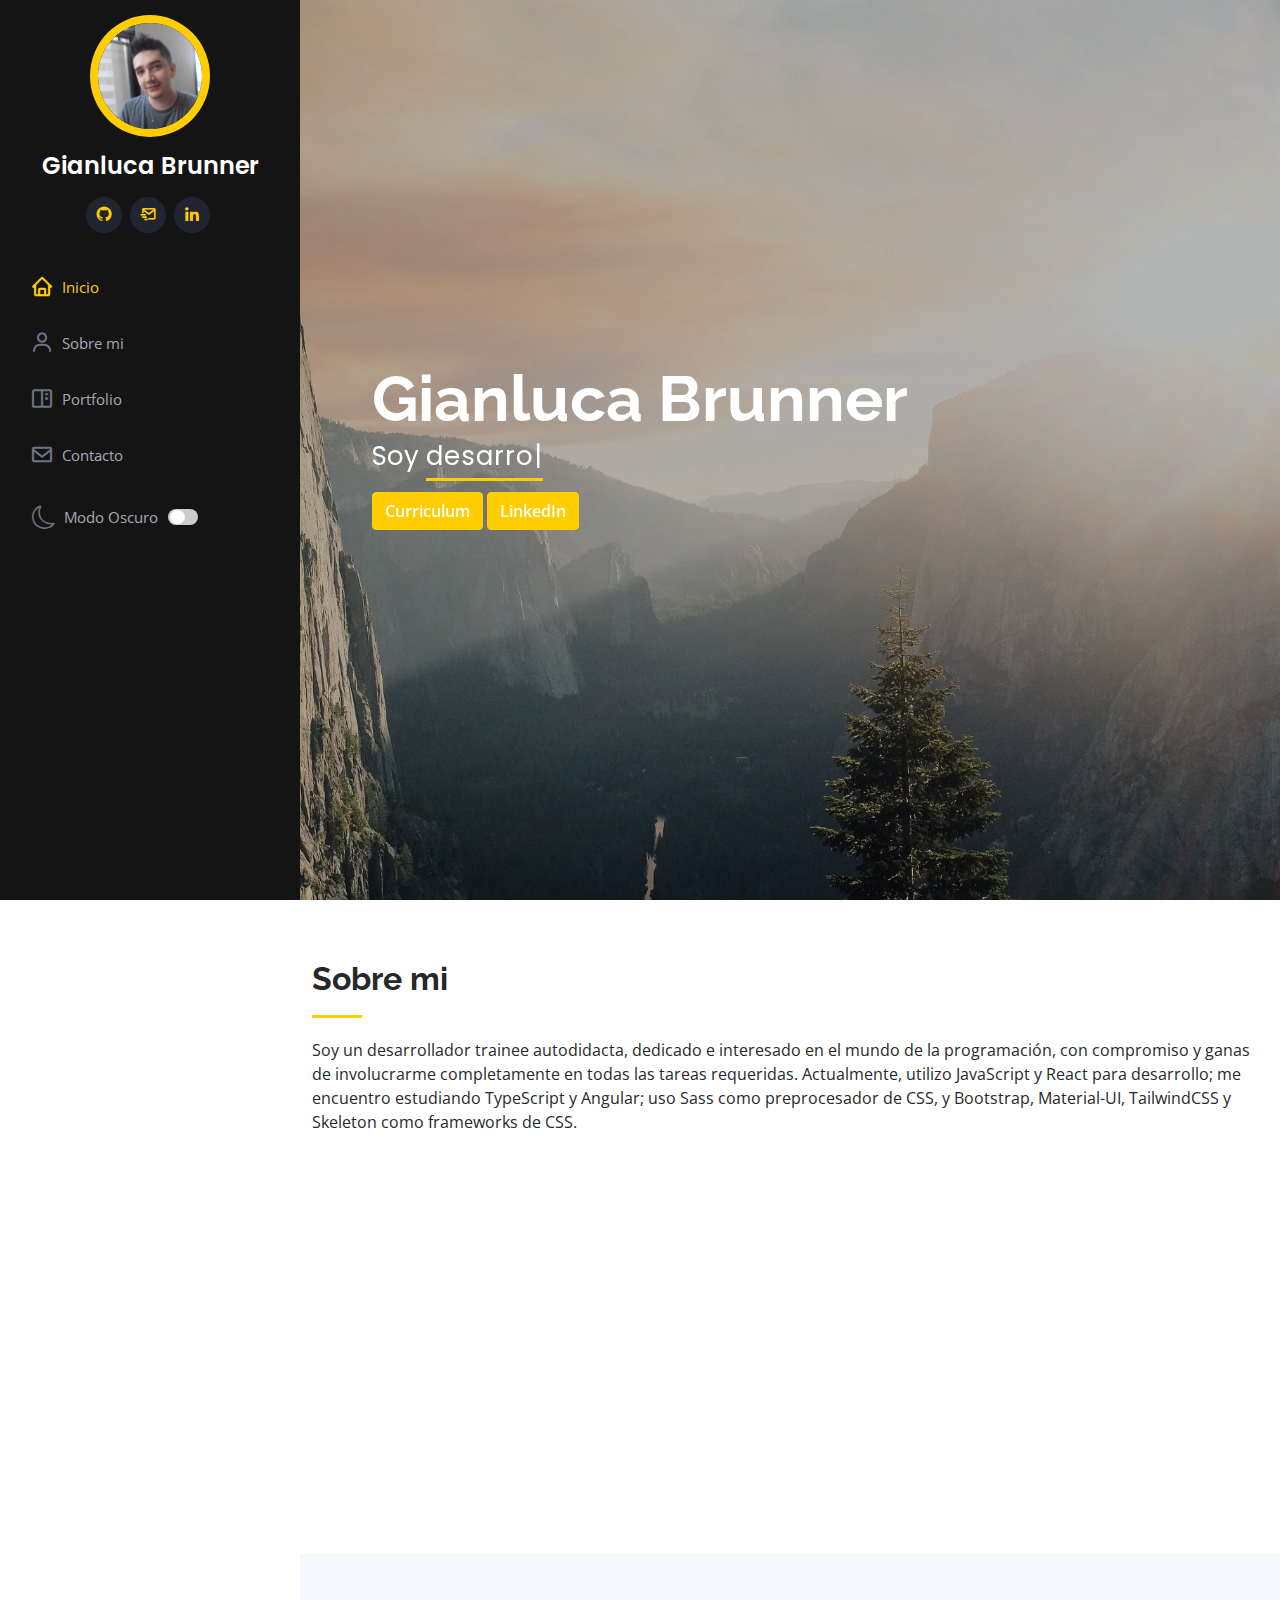
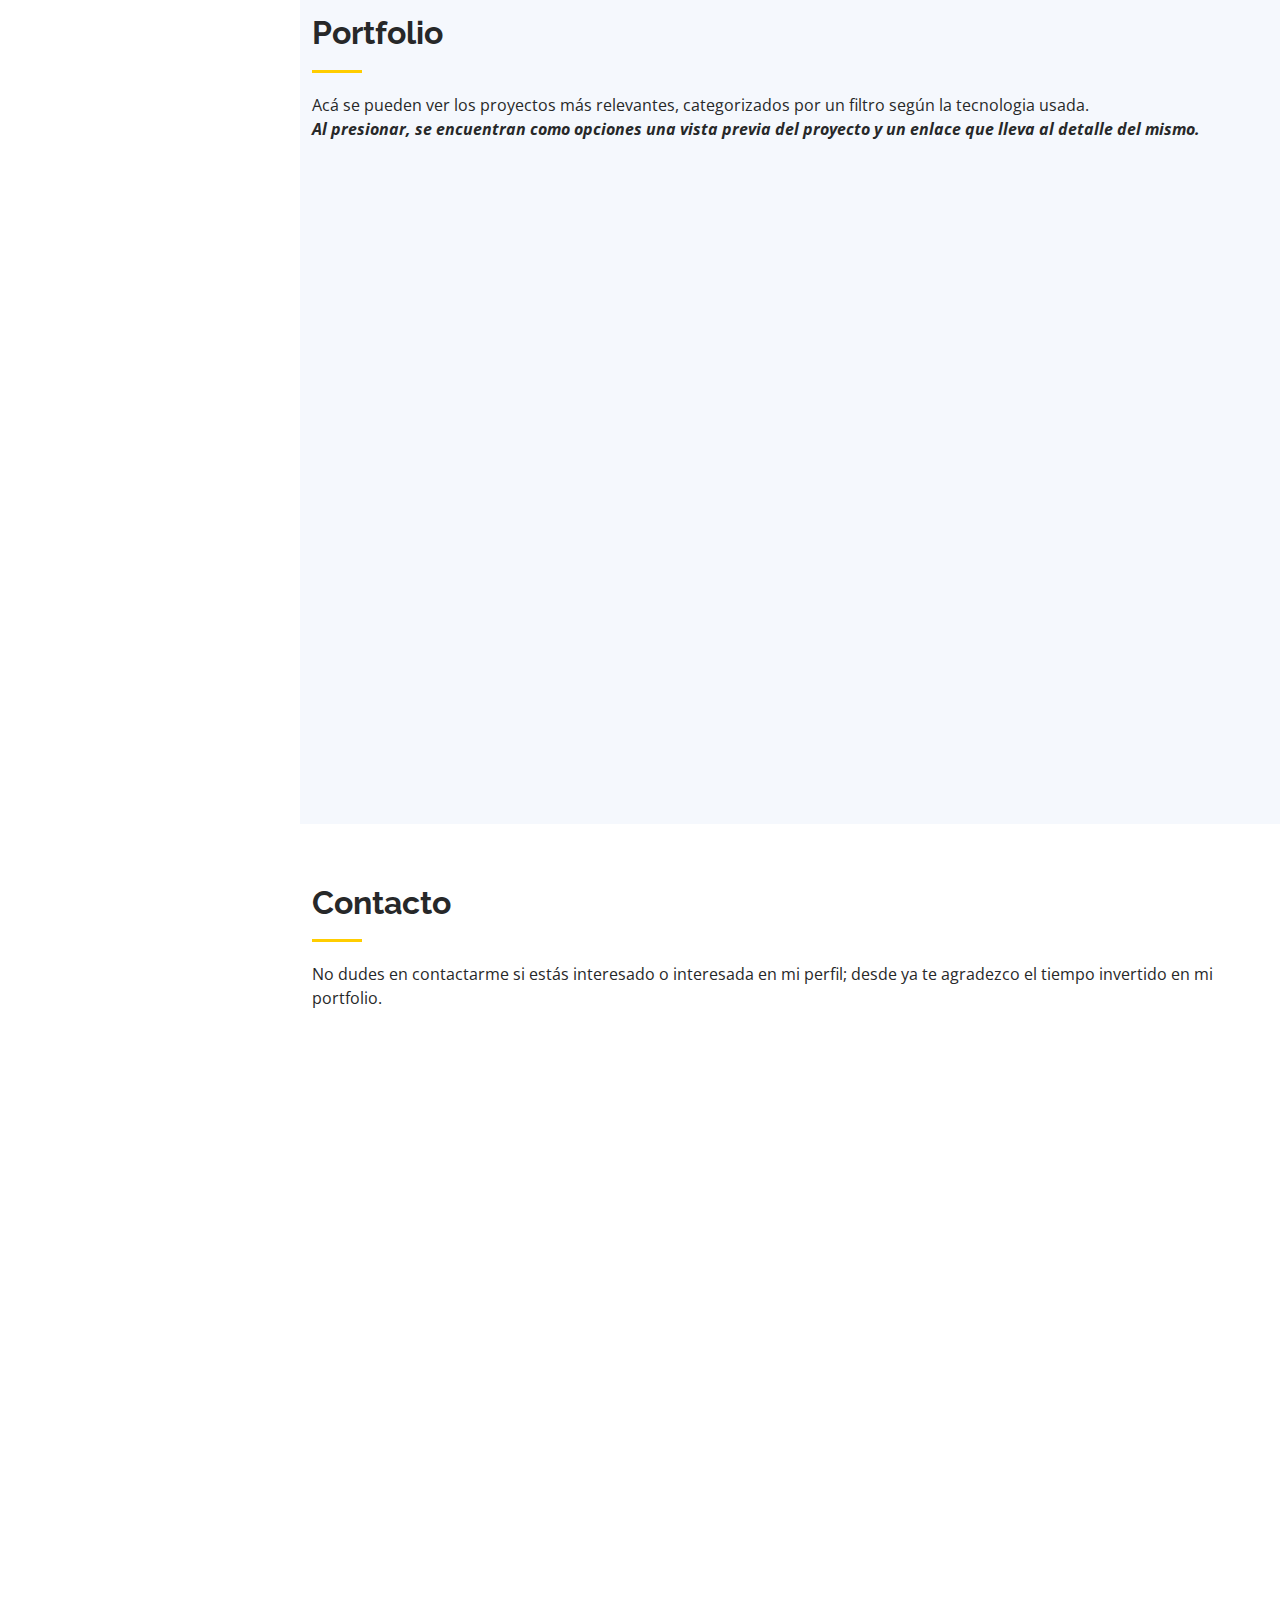
<file: index.html>
<!DOCTYPE html>
<html lang="es">

<head>
  <meta charset="utf-8">
  <meta content="width=device-width, initial-scale=1.0" name="viewport">

  <title>Gianluca Brunner - Portfolio</title>
  <meta content="" name="description">
  <meta content="" name="keywords">

  <!-- Favicons -->
  <link rel="apple-touch-icon" sizes="57x57" href="./assets/img//apple-icon-57x57.png">
  <link rel="apple-touch-icon" sizes="60x60" href="./assets/img//apple-icon-60x60.png">
  <link rel="apple-touch-icon" sizes="72x72" href="./assets/img//apple-icon-72x72.png">
  <link rel="apple-touch-icon" sizes="76x76" href="./assets/img//apple-icon-76x76.png">
  <link rel="apple-touch-icon" sizes="114x114" href="./assets/img//apple-icon-114x114.png">
  <link rel="apple-touch-icon" sizes="120x120" href="./assets/img//apple-icon-120x120.png">
  <link rel="apple-touch-icon" sizes="144x144" href="./assets/img//apple-icon-144x144.png">
  <link rel="apple-touch-icon" sizes="152x152" href="./assets/img//apple-icon-152x152.png">
  <link rel="apple-touch-icon" sizes="180x180" href="./assets/img//apple-icon-180x180.png">
  <link rel="icon" type="image/png" sizes="192x192"  href="./assets/img//android-icon-192x192.png">
  <link rel="icon" type="image/png" sizes="32x32" href="./assets/img//favicon-32x32.png">
  <link rel="icon" type="image/png" sizes="96x96" href="./assets/img//favicon-96x96.png">
  <link rel="icon" type="image/png" sizes="16x16" href="./assets/img//favicon-16x16.png">
  <link rel="manifest" href="./assets/img//manifest.json">
  <meta name="msapplication-TileColor" content="#ffffff">
  <meta name="msapplication-TileImage" content="./assets/img//ms-icon-144x144.png">
  <meta name="theme-color" content="#ffffff">

  <!-- Google Fonts --> 
  <link href="https://fonts.googleapis.com/css?family=Open+Sans:300,300i,400,400i,600,600i,700,700i|Raleway:300,300i,400,400i,500,500i,600,600i,700,700i|Poppins:300,300i,400,400i,500,500i,600,600i,700,700i" rel="stylesheet">

  <!-- Vendor CSS Files -->
  <link href="assets/vendor/aos/aos.css" rel="stylesheet">
  <link href="assets/vendor/bootstrap/css/bootstrap.min.css" rel="stylesheet">
  <link href="assets/vendor/bootstrap-icons/bootstrap-icons.css" rel="stylesheet">
  <link href="assets/vendor/boxicons/css/boxicons.min.css" rel="stylesheet">
  <link href="assets/vendor/glightbox/css/glightbox.min.css" rel="stylesheet">
  <link href="assets/vendor/swiper/swiper-bundle.min.css" rel="stylesheet">

  <!-- Main CSS File -->
  <link href="assets/css/style.css" rel="stylesheet">

</head>

<body>

  <!-- ======= Mobile nav toggle button ======= -->
  <i class="bi bi-list mobile-nav-toggle d-xl-none"></i>

  <!-- ======= Header ======= -->
  <header id="header">
    <div class="d-flex flex-column">

      <div class="profile">
        <img src="assets/img/profile-picture.webp" alt="" class="img-fluid rounded-circle">
        <h1 class="text-light"><a href="index.html">Gianluca Brunner</a></h1>
        <div class="social-links mt-3 text-center">
          <a href="https://github.com/gianbr" target="_blank" class="twitter"><i class="bx bxl-github"></i></a>
          <a href="mailto:gianbrunner1@gmail.com" class="instagram"><i class='bx bx-mail-send' ></i></a>
          <a href="https://www.linkedin.com/in/gianluca-brunner/" target="_blank" class="linkedin"><i class="bx bxl-linkedin"></i></a>
        </div>
      </div>

      <nav id="navbar" class="nav-menu navbar">
        <ul>
          <li><a href="#hero" class="nav-link scrollto active"><i class="bx bx-home"></i> <span id="inicio">Inicio</span></a></li>
          <li><a href="#about" class="nav-link scrollto"><i class="bx bx-user"></i> <span>Sobre mi</span></a></li>
          <li><a href="#portfolio" class="nav-link scrollto"><i class="bx bx-book-content"></i> <span>Portfolio</span></a></li>
          <li><a href="#contact" class="nav-link scrollto"><i class="bx bx-envelope"></i> <span>Contacto</span></a></li>

          <div class="theme-switch-wrapper darkmode-switch">
            <i class="bi bi-moon moon"></i>
            <em>Modo Oscuro</em>
            <label class="theme-switch" for="checkbox">
                <input type="checkbox" id="checkbox" />
                <div class="slider round"></div>
            </label>
          </div>
        </ul>
      </nav><!-- .nav-menu -->
      

    </div>
  </header><!-- End Header -->

  <!-- ======= Hero Section ======= -->
  <section id="hero" class="d-flex flex-column justify-content-center align-items-center">
    <div class="hero-container" data-aos="fade-in">
      <h1>Gianluca Brunner</h1>
      <p>Soy <span class="typed" data-typed-items="desarrollador FrontEnd, Freelancer"></span></p>
      <a href="https://drive.google.com/file/d/1omnf_OmxqneUjreHx9smX-i1yzktrosK/view?usp=sharing" target="_blank"><button class="btn btn-success btn-hero">Curriculum</button></a>
      <a target="_blank" href="https://www.linkedin.com/in/gianluca-brunner/"><button class="btn btn-success btn-hero">LinkedIn</button></a>
    </div>
  </section><!-- End Hero -->

  <main id="main">

    <!-- ======= About Section ======= -->
    <section id="about" class="about">
      <div class="container">

        <div class="section-title">
          <h2>Sobre mi</h2>
            <p>Soy un desarrollador trainee autodidacta, dedicado e interesado en el mundo de la programación, con compromiso y
            ganas de involucrarme completamente en todas las tareas requeridas.
            Actualmente, utilizo JavaScript y React para desarrollo; me encuentro estudiando TypeScript y Angular; uso Sass como
            preprocesador de CSS, y Bootstrap, Material-UI, TailwindCSS y Skeleton como frameworks de CSS.</p>
        </div>

        <div class="row">
          <div class="col-lg-4 about-profile" data-aos="fade-right">
            <img src="assets/img/about-me.webp" class="img-fluid" id="about-profile-pic" alt="">
          </div>
          <div class="col-lg-8 pt-4 pt-lg-0 content" data-aos="fade-left">
            <div class="row">
              <div class="col-lg-6">
                <ul>
                  <li><i class="bi bi-chevron-right"></i> <strong>Linkedin:</strong> <a class="linkedin-aboutme" target="_blank" href="https://www.linkedin.com/in/gianluca-brunner/"><span>Gianluca Brunner</span></a></li>
                  <li><i class="bi bi-chevron-right"></i> <strong>Ubicación:</strong> <span>Entre Rios, Argentina (con posibilidad de relocalización)</span></li>
                  <li><i class="bi bi-chevron-right"></i> <strong>Telefono:</strong> <span>+54 9 343 466 6524</span></li>
                </ul>
              </div>
              <div class="col-lg-6">
                <ul>
                    <li><i class="bi bi-chevron-right"></i> <strong>Correo:</strong> <span>gianbrunner1@gmail.com</span></li>
                    <li><i class="bi bi-chevron-right"></i> <strong>Experiencia:</strong> <span>Trainee</span></li>
                    <li><i class="bi bi-chevron-right"></i> <strong>Idiomas:</strong> <span>Español nativo e Inglés B2 (intermedio)</span></li>
                </ul>
              </div>
            </div>
            <p>
                Presentemente me encuentro en búsqueda de mi primer oportunidad como desarrollador para poner en práctica los
                conocimientos adquiridos que he utilizado en proyectos propios, los cuales pueden ser observados en la sección de
                portfolio.
            </p>
            <a href="https://drive.google.com/file/d/1omnf_OmxqneUjreHx9smX-i1yzktrosK/view?usp=sharing" target="_blank"><button class="btn btn-success btn-hero">Ver CV</button></a>
          </div>
        </div>
      </div>
    </section><!-- End About Section -->

    <!-- ======= Portfolio Section ======= -->
    <section id="portfolio" class="portfolio section-bg">
      <div class="container">

        <div class="section-title">
          <h2>Portfolio</h2>
        <p>Acá se pueden ver los proyectos más relevantes, categorizados por un filtro según la tecnologia usada.</p>
        <p class="portfolio-paragraph">Al presionar, se encuentran como opciones una vista previa del proyecto y un enlace que lleva al detalle del mismo.</p>
        </div>

        <div class="row" data-aos="fade-up">
          <div class="col-lg-12 d-flex justify-content-center">
            <ul id="portfolio-flters">
              <li data-filter="*" class="filter-active">Todos</li>
              <li data-filter=".filter-javascript">JavaScript</li>
              <li data-filter=".filter-react">React</li>
              <li data-filter=".filter-angular">Angular</li>
            </ul>
          </div>
        </div>

        <div class="row portfolio-container" data-aos="fade-up" data-aos-delay="100">

          <div class="col-lg-4 col-md-6 portfolio-item filter-react">
            <div class="portfolio-wrap">
              <img src="./assets/img/portfolio/portfolio-quotes-cover.webp" class="img-fluid" alt="">
              <div class="portfolio-links">
                <a href="./assets/img/portfolio/portfolio-quotes3.webp" data-gallery="portfolioGallery" class="portfolio-lightbox" title="Quotes App"><i class="bx bx-plus"></i></a>
                <a href="./portfolio-details/portfolio-quotes-details.html" title="More Details"><i class="bx bx-link"></i></a>
              </div>
            </div>
          </div>

          <div class="col-lg-4 col-md-6 portfolio-item filter-javascript">
            <div class="portfolio-wrap">
              <img src="./assets/img/portfolio/portfolio-cart-cover.webp" class="img-fluid" alt="">
              <div class="portfolio-links">
                <a href="./assets/img/portfolio/portfolio-cart.webp" data-gallery="portfolioGallery" class="portfolio-lightbox" title="Plantilla funcional de carrito"><i class="bx bx-plus"></i></a>
                <a href="./portfolio-details/portfolio-cart-details.html" title="More Details"><i class="bx bx-link"></i></a>
              </div>
            </div>
          </div>

          <div class="col-lg-4 col-md-6 portfolio-item filter-angular">
            <div class="portfolio-wrap">
              <img src="./assets/img/portfolio/portfolio-todo-cover.webp" class="img-fluid" alt="">
              <div class="portfolio-links">
                <a href="./assets/img/portfolio/portfolio-todo2.webp" data-gallery="portfolioGallery" class="portfolio-lightbox" title="To-do App"><i class="bx bx-plus"></i></a>
                <a href="./portfolio-details/portfolio-todo-details.html" title="More Details"><i class="bx bx-link"></i></a>
              </div>
            </div>
          </div>

          <div class="col-lg-4 col-md-6 portfolio-item filter-angular">
            <div class="portfolio-wrap">
              <img src="./assets/img/portfolio/portfolio-quiz-cover.webp" class="img-fluid" alt="">
              <div class="portfolio-links">
                <a href="./assets/img/portfolio/portfolio-quiz1.webp" data-gallery="portfolioGallery" class="portfolio-lightbox" title="Quiz App"><i class="bx bx-plus"></i></a>
                <a href="./portfolio-details/portfolio-quiz-details.html" title="More Details"><i class="bx bx-link"></i></a>
              </div>
            </div>
          </div>

          <div class="col-lg-4 col-md-6 portfolio-item filter-javascript">
            <div class="portfolio-wrap">
              <img src="./assets/img/portfolio/portfolio-portfolio-cover.webp" class="img-fluid" alt="">
              <div class="portfolio-links">
                <a href="./assets/img/portfolio/portfolio-portfolio.webp" data-gallery="portfolioGallery" class="portfolio-lightbox" title="Portfolio"><i class="bx bx-plus"></i></a>
                <a href="./portfolio-details/portfolio-portfolio-details.html" title="More Details"><i class="bx bx-link"></i></a>
              </div>
            </div>
          </div>

          <div class="col-lg-4 col-md-6 portfolio-item filter-react">
            <div class="portfolio-wrap">
              <img src="./assets/img/portfolio/portfolio-recipes-cover.webp" class="img-fluid" alt="">
              <div class="portfolio-links">
                <a href="./assets/img/portfolio/portfolio-recipes1.webp" data-gallery="portfolioGallery" class="portfolio-lightbox" title="Recipes App"><i class="bx bx-plus"></i></a>
                <a href="./portfolio-details/portfolio-recipes-details.html" title="More Details"><i class="bx bx-link"></i></a>
              </div>
            </div>
          </div>

      </div>
    </section><!-- End Portfolio Section -->

    <!-- ======= Contact Section ======= -->
    <section id="contact" class="contact">
      <div class="container">

        <div class="section-title">
          <h2>Contacto</h2>
          <p>No dudes en contactarme si estás interesado o interesada en mi perfil; desde ya te agradezco el tiempo invertido en mi portfolio.</p>
        </div>

        <div class="row contact-blocks" data-aos="fade-in">

          <div class="col-lg-5 d-flex align-items-stretch">
            <div class="info">
              <div class="address">
                <i class="bi bi-geo-alt"></i>
                <h4>Ubicación:</h4>
                <p>Entre Rios, Argentina</p>
              </div>

              <div class="email">
                <i class="bi bi-envelope"></i>
                <h4>Email:</h4>
                <p>gianbrunner1@gmail.com</p>
              </div>

              <div class="phone">
                <i class="bi bi-phone"></i>
                <h4>Telefono:</h4>
                <p>+54 9 343 466 6524</p>
              </div>

              <div class="phone">
                <i class="bi bi-linkedin"></i>
                <h4>LinkedIn:</h4>
                <a class="linkedin-aboutme" target="_blank" href="https://www.linkedin.com/in/gianluca-brunner/"><p>linkedin.com/in/gianluca-brunner/</p></a>
              </div>

              <div class="phone">
                <i class="bi bi-github"></i>
                <h4>GitHub:</h4>
                <a class="linkedin-aboutme" target="_blank" href="https://github.com/gianbr"><p>github.com/gianbr</p></a>
              </div>
            </div>

          </div>

          <div class="col-lg-7 mt-5 mt-lg-0 d-flex align-items-stretch">
              <!-- I use formspree to make the contact form work -->
            <form action="https://formspree.io/f/mknkolyn" method="POST" role="form" class="php-email-form">
              <div class="row">
                <div class="form-group col-md-6">
                  <label for="name">Nombre</label>
                  <input type="text" name="name" class="form-control" id="name" required>
                </div>
                <div class="form-group col-md-6">
                  <label for="name">Email</label>
                  <input type="email" class="form-control" name="email" id="email" required>
                </div>
              </div>
              <div class="form-group">
                <label for="name">Asunto</label>
                <input type="text" class="form-control" name="subject" id="subject" required>
              </div>
              <div class="form-group">
                <label for="name">Mensaje</label>
                <textarea class="form-control" name="message" rows="10" required></textarea>
              </div>
              <div class="text-center"><button class="btn btn-success btn-hero" type="submit">Enviar mensaje</button></div>
            </form>
          </div>

        </div>

      </div>
    </section><!-- End Contact Section -->

  </main><!-- End #main -->

  <a href="#" class="back-to-top d-flex align-items-center justify-content-center"><i class="bi bi-arrow-up-short"></i></a>
  
  <!-- Vendor JS Files -->
  <script src="assets/vendor/aos/aos.js"></script>
  <script src="assets/vendor/bootstrap/js/bootstrap.bundle.min.js"></script>
  <script src="assets/vendor/glightbox/js/glightbox.min.js"></script>
  <script src="assets/vendor/isotope-layout/isotope.pkgd.min.js"></script>
  <script src="assets/vendor/purecounter/purecounter.js"></script>
  <script src="assets/vendor/swiper/swiper-bundle.min.js"></script>
  <script src="assets/vendor/typed.js/typed.min.js"></script>
  <script src="assets/vendor/waypoints/noframework.waypoints.js"></script>

  <!-- Main JS File -->
  <script src="assets/js/main.js"></script>
</body>

</html>
</file>
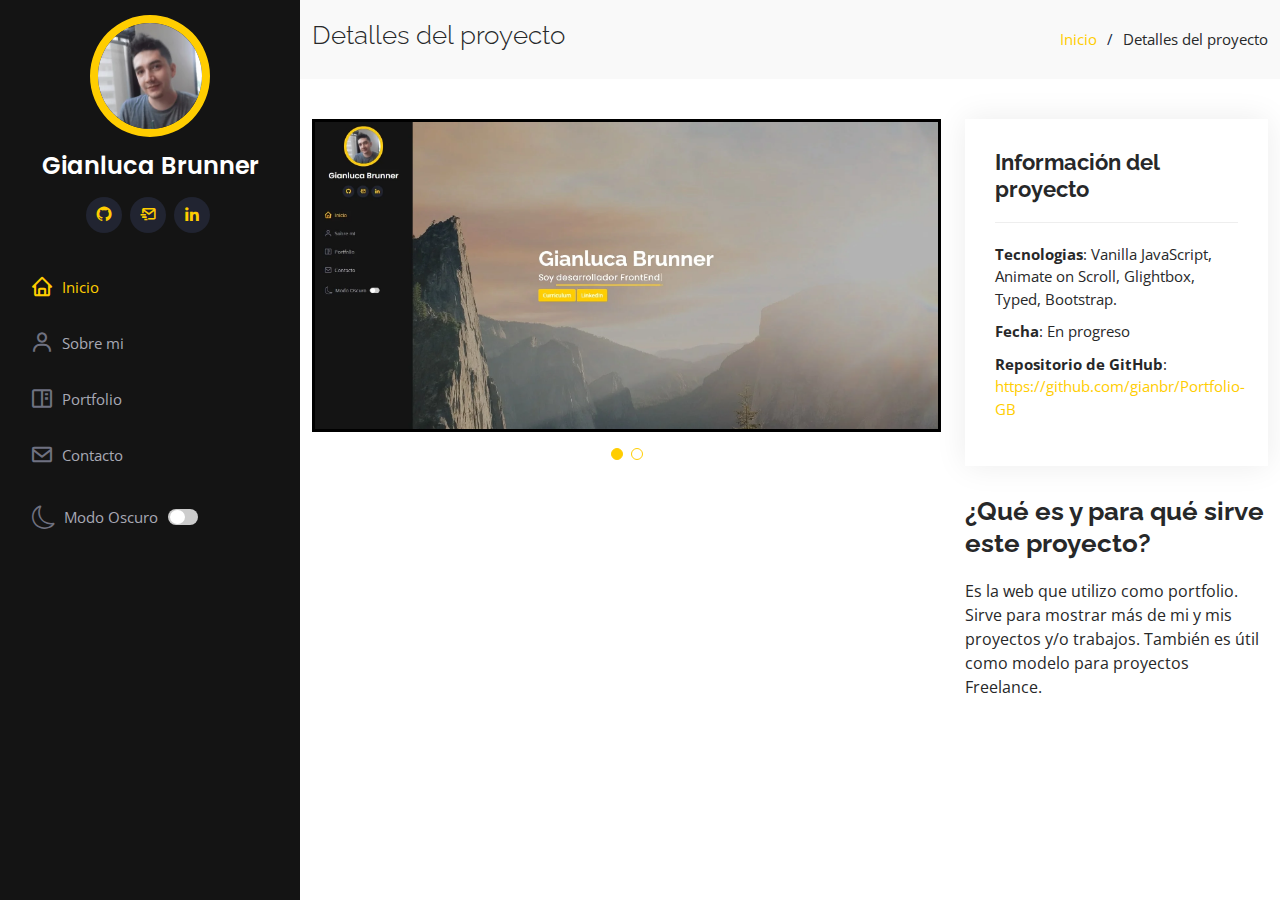
<file: portfolio-details/portfolio-portfolio-details.html>
<!DOCTYPE html>
<html lang="es">

<head>
  <meta charset="utf-8">
  <meta content="width=device-width, initial-scale=1.0" name="viewport">

  <title>Gianluca Brunner - Portfolio</title>
  <meta content="" name="description">
  <meta content="" name="keywords">

  <!-- Favicons -->
  <link rel="apple-touch-icon" sizes="57x57" href="../assets/img//apple-icon-57x57.png">
  <link rel="apple-touch-icon" sizes="60x60" href="../assets/img//apple-icon-60x60.png">
  <link rel="apple-touch-icon" sizes="72x72" href="../assets/img//apple-icon-72x72.png">
  <link rel="apple-touch-icon" sizes="76x76" href="../assets/img//apple-icon-76x76.png">
  <link rel="apple-touch-icon" sizes="114x114" href="../assets/img//apple-icon-114x114.png">
  <link rel="apple-touch-icon" sizes="120x120" href="../assets/img//apple-icon-120x120.png">
  <link rel="apple-touch-icon" sizes="144x144" href="../assets/img//apple-icon-144x144.png">
  <link rel="apple-touch-icon" sizes="152x152" href="../assets/img//apple-icon-152x152.png">
  <link rel="apple-touch-icon" sizes="180x180" href="../assets/img//apple-icon-180x180.png">
  <link rel="icon" type="image/png" sizes="192x192"  href="../assets/img//android-icon-192x192.png">
  <link rel="icon" type="image/png" sizes="32x32" href="../assets/img//favicon-32x32.png">
  <link rel="icon" type="image/png" sizes="96x96" href="../assets/img//favicon-96x96.png">
  <link rel="icon" type="image/png" sizes="16x16" href="../assets/img//favicon-16x16.png">
  <link rel="manifest" href="../assets/img//manifest.json">
  <meta name="msapplication-TileColor" content="#ffffff">
  <meta name="msapplication-TileImage" content="../assets/img//ms-icon-144x144.png">
  <meta name="theme-color" content="#ffffff">

  <!-- Google Fonts -->
  <link href="https://fonts.googleapis.com/css?family=Open+Sans:300,300i,400,400i,600,600i,700,700i|Raleway:300,300i,400,400i,500,500i,600,600i,700,700i|Poppins:300,300i,400,400i,500,500i,600,600i,700,700i" rel="stylesheet">

  <!-- Vendor CSS Files -->
  <link href="../assets/vendor/aos/aos.css" rel="stylesheet">
  <link href="../assets/vendor/bootstrap/css/bootstrap.min.css" rel="stylesheet">
  <link href="../assets/vendor/bootstrap-icons/bootstrap-icons.css" rel="stylesheet">
  <link href="../assets/vendor/boxicons/css/boxicons.min.css" rel="stylesheet">
  <link href="../assets/vendor/glightbox/css/glightbox.min.css" rel="stylesheet">
  <link href="../assets/vendor/swiper/swiper-bundle.min.css" rel="stylesheet">

  <!-- Main CSS File -->
  <link href="../assets/css/style.css" rel="stylesheet">

</head>

<body>

  <!-- ======= Mobile nav toggle button ======= -->
  <i class="bi bi-list mobile-nav-toggle d-xl-none"></i>

  <!-- ======= Header ======= -->
  <header id="header">
    <div class="d-flex flex-column">

        <div class="profile">
            <img src="../assets/img/profile-picture.webp" alt="" class="img-fluid rounded-circle">
            <h1 class="text-light"><a href="../index.html">Gianluca Brunner</a></h1>
            <div class="social-links mt-3 text-center">
              <a href="#" class="twitter"><i class="bx bxl-github"></i></a>
              <a href="#" class="instagram"><i class='bx bx-mail-send' ></i></a>
              <a href="#" class="linkedin"><i class="bx bxl-linkedin"></i></a>
            </div>
          </div>

      <nav id="navbar" class="nav-menu navbar">
        <ul>
            <li><a href="../index.html" class="nav-link scrollto active"><i class="bx bx-home"></i> <span>Inicio</span></a></li>
            <li><a href="../index.html#about" class="nav-link scrollto"><i class="bx bx-user"></i> <span>Sobre mi</span></a></li>
            <li><a href="../index.html#portfolio" class="nav-link scrollto"><i class="bx bx-book-content"></i> <span>Portfolio</span></a></li>
            <li><a href="../index.html#contact" class="nav-link scrollto"><i class="bx bx-envelope"></i> <span>Contacto</span></a></li>
            <div class="theme-switch-wrapper darkmode-switch">
                <i class="bi bi-moon moon"></i>
                <em>Modo Oscuro</em>
                <label class="theme-switch" for="checkbox">
                    <input type="checkbox" id="checkbox" />
                    <div class="slider round"></div>
                </label>
              </div>
          </ul>
      </nav><!-- .nav-menu -->
    </div>
  </header><!-- End Header -->

  <main id="main">

    <!-- ======= Breadcrumbs ======= -->
    <section id="breadcrumbs" class="breadcrumbs">
      <div class="container">

        <div class="d-flex justify-content-between align-items-center">
          <h2>Detalles del proyecto</h2>
          <ol>
            <li><a href="../index.html">Inicio</a></li>
            <li>Detalles del proyecto</li>
          </ol>
        </div>

      </div>
    </section><!-- End Breadcrumbs -->

    <!-- ======= Portfolio Details Section ======= -->
    <section id="portfolio-details" class="portfolio-details">
      <div class="container">

        <div class="row gy-4">

          <div class="col-lg-8">
            <div class="portfolio-details-slider swiper-container">
              <div class="swiper-wrapper align-items-center">

                <div class="swiper-slide">
                  <img src="../assets/img/portfolio/portfolio-portfolio.webp" alt="">
                </div>

                <div class="swiper-slide">
                  <img src="../assets/img/portfolio/portfolio-portfolio2.webp" alt="">
                </div>

              </div>
              <div class="swiper-pagination"></div>
            </div>
          </div>

          <div class="col-lg-4">
            <div class="portfolio-info">
              <h3>Información del proyecto</h3>
              <ul>
                <li><strong>Tecnologias</strong>: Vanilla JavaScript, Animate on Scroll, Glightbox, Typed, Bootstrap.</li>
                <li><strong>Fecha</strong>: En progreso</li>
                <li><strong>Repositorio de GitHub</strong>: <a target="_blank" href="https://github.com/gianbr/Portfolio-GB">https://github.com/gianbr/Portfolio-GB</a></li>
              </ul>
            </div>
            <div class="portfolio-description">
              <h2>¿Qué es y para qué sirve este proyecto?</h2>
              <p>
                Es la web que utilizo como portfolio. Sirve para mostrar más de mi y mis proyectos y/o trabajos. También es útil como modelo para proyectos Freelance.
              </p>
            </div>
          </div>

        </div>

      </div>
    </section><!-- End Portfolio Details Section -->

  </main><!-- End #main -->
  
  <a href="#" class="back-to-top d-flex align-items-center justify-content-center"><i class="bi bi-arrow-up-short"></i></a>

  <!-- Vendor JS Files -->
  <script src="../assets/vendor/aos/aos.js"></script>
  <script src="../assets/vendor/bootstrap/js/bootstrap.bundle.min.js"></script>
  <script src="../assets/vendor/glightbox/js/glightbox.min.js"></script>
  <script src="../assets/vendor/isotope-layout/isotope.pkgd.min.js"></script>
  <script src="../assets/vendor/purecounter/purecounter.js"></script>
  <script src="../assets/vendor/swiper/swiper-bundle.min.js"></script>
  <script src="../assets/vendor/typed.js/typed.min.js"></script>
  <script src="../assets/vendor/waypoints/noframework.waypoints.js"></script>

  <!-- Main JS File -->
  <script src="../assets/js/main.js"></script>

</body>

</html>
</file>
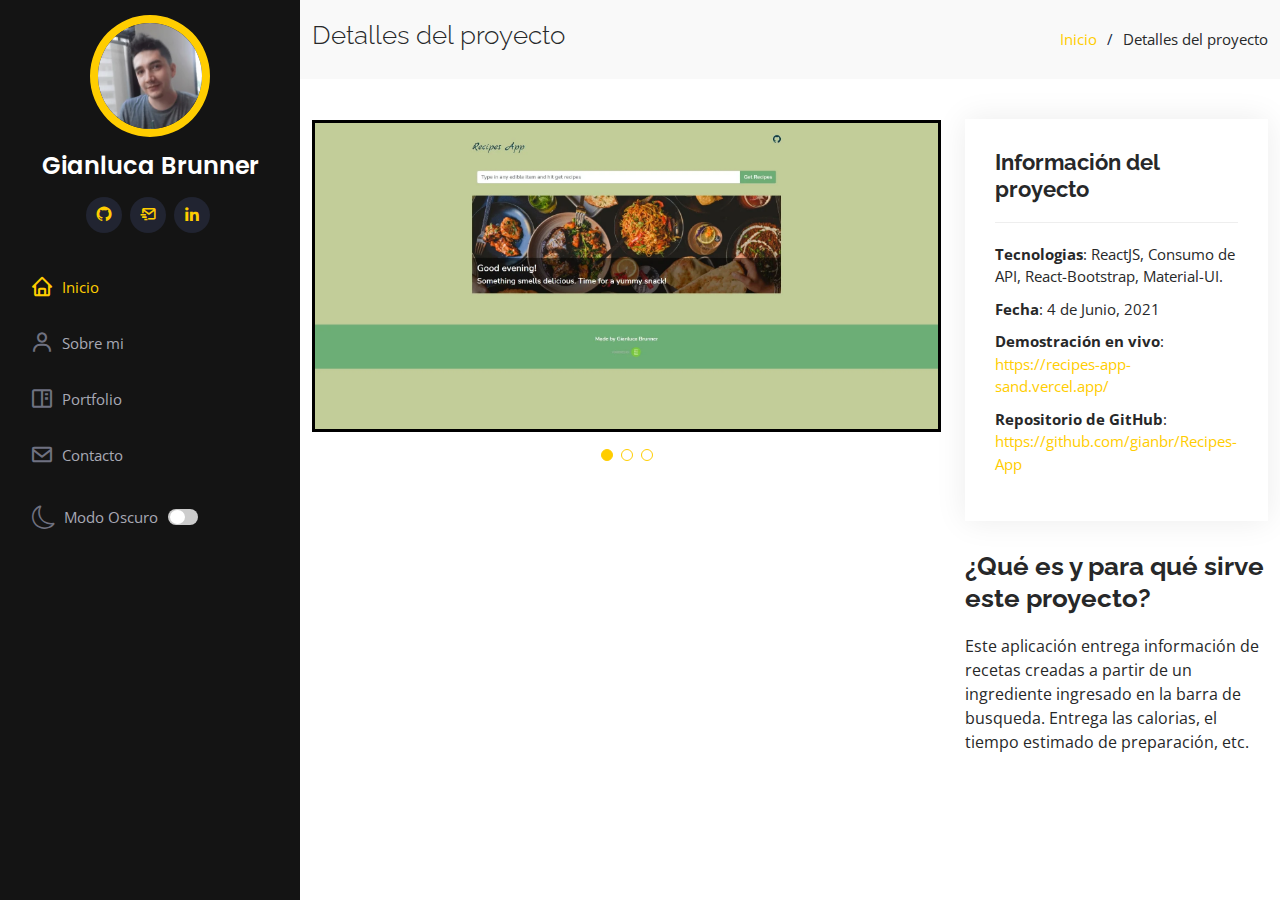
<file: portfolio-details/portfolio-recipes-details.html>
<!DOCTYPE html>
<html lang="es">

<head>
  <meta charset="utf-8">
  <meta content="width=device-width, initial-scale=1.0" name="viewport">

  <title>Gianluca Brunner - Portfolio</title>
  <meta content="" name="description">
  <meta content="" name="keywords">

  <!-- Favicons -->
  <link rel="apple-touch-icon" sizes="57x57" href="../assets/img//apple-icon-57x57.png">
  <link rel="apple-touch-icon" sizes="60x60" href="../assets/img//apple-icon-60x60.png">
  <link rel="apple-touch-icon" sizes="72x72" href="../assets/img//apple-icon-72x72.png">
  <link rel="apple-touch-icon" sizes="76x76" href="../assets/img//apple-icon-76x76.png">
  <link rel="apple-touch-icon" sizes="114x114" href="../assets/img//apple-icon-114x114.png">
  <link rel="apple-touch-icon" sizes="120x120" href="../assets/img//apple-icon-120x120.png">
  <link rel="apple-touch-icon" sizes="144x144" href="../assets/img//apple-icon-144x144.png">
  <link rel="apple-touch-icon" sizes="152x152" href="../assets/img//apple-icon-152x152.png">
  <link rel="apple-touch-icon" sizes="180x180" href="../assets/img//apple-icon-180x180.png">
  <link rel="icon" type="image/png" sizes="192x192"  href="../assets/img//android-icon-192x192.png">
  <link rel="icon" type="image/png" sizes="32x32" href="../assets/img//favicon-32x32.png">
  <link rel="icon" type="image/png" sizes="96x96" href="../assets/img//favicon-96x96.png">
  <link rel="icon" type="image/png" sizes="16x16" href="../assets/img//favicon-16x16.png">
  <link rel="manifest" href="../assets/img//manifest.json">
  <meta name="msapplication-TileColor" content="#ffffff">
  <meta name="msapplication-TileImage" content="../assets/img//ms-icon-144x144.png">
  <meta name="theme-color" content="#ffffff">

  <!-- Google Fonts -->
  <link href="https://fonts.googleapis.com/css?family=Open+Sans:300,300i,400,400i,600,600i,700,700i|Raleway:300,300i,400,400i,500,500i,600,600i,700,700i|Poppins:300,300i,400,400i,500,500i,600,600i,700,700i" rel="stylesheet">

  <!-- Vendor CSS Files -->
  <link href="../assets/vendor/aos/aos.css" rel="stylesheet">
  <link href="../assets/vendor/bootstrap/css/bootstrap.min.css" rel="stylesheet">
  <link href="../assets/vendor/bootstrap-icons/bootstrap-icons.css" rel="stylesheet">
  <link href="../assets/vendor/boxicons/css/boxicons.min.css" rel="stylesheet">
  <link href="../assets/vendor/glightbox/css/glightbox.min.css" rel="stylesheet">
  <link href="../assets/vendor/swiper/swiper-bundle.min.css" rel="stylesheet">

  <!-- Main CSS File -->
  <link href="../assets/css/style.css" rel="stylesheet">

</head>

<body>

  <!-- ======= Mobile nav toggle button ======= -->
  <i class="bi bi-list mobile-nav-toggle d-xl-none"></i>

  <!-- ======= Header ======= -->
  <header id="header">
    <div class="d-flex flex-column">

        <div class="profile">
            <img src="../assets/img/profile-picture.webp" alt="" class="img-fluid rounded-circle">
            <h1 class="text-light"><a href="../index.html">Gianluca Brunner</a></h1>
            <div class="social-links mt-3 text-center">
              <a href="#" class="twitter"><i class="bx bxl-github"></i></a>
              <a href="#" class="instagram"><i class='bx bx-mail-send' ></i></a>
              <a href="#" class="linkedin"><i class="bx bxl-linkedin"></i></a>
            </div>
          </div>

      <nav id="navbar" class="nav-menu navbar">
        <ul>
            <li><a href="../index.html" class="nav-link scrollto active"><i class="bx bx-home"></i> <span>Inicio</span></a></li>
            <li><a href="../index.html#about" class="nav-link scrollto"><i class="bx bx-user"></i> <span>Sobre mi</span></a></li>
            <li><a href="../index.html#portfolio" class="nav-link scrollto"><i class="bx bx-book-content"></i> <span>Portfolio</span></a></li>
            <li><a href="../index.html#contact" class="nav-link scrollto"><i class="bx bx-envelope"></i> <span>Contacto</span></a></li>
            <div class="theme-switch-wrapper darkmode-switch">
                <i class="bi bi-moon moon"></i>
                <em>Modo Oscuro</em>
                <label class="theme-switch" for="checkbox">
                    <input type="checkbox" id="checkbox" />
                    <div class="slider round"></div>
                </label>
              </div>
          </ul>
      </nav><!-- .nav-menu -->
    </div>
  </header><!-- End Header -->

  <main id="main">

    <!-- ======= Breadcrumbs ======= -->
    <section id="breadcrumbs" class="breadcrumbs">
      <div class="container">

        <div class="d-flex justify-content-between align-items-center">
          <h2>Detalles del proyecto</h2>
          <ol>
            <li><a href="../index.html">Inicio</a></li>
            <li>Detalles del proyecto</li>
          </ol>
        </div>

      </div>
    </section><!-- End Breadcrumbs -->

    <!-- ======= Portfolio Details Section ======= -->
    <section id="portfolio-details" class="portfolio-details">
      <div class="container">

        <div class="row gy-4">

          <div class="col-lg-8">
            <div class="portfolio-details-slider swiper-container">
              <div class="swiper-wrapper align-items-center">

                <div class="swiper-slide">
                  <img src="../assets/img/portfolio/portfolio-recipes1.webp" alt="">
                </div>

                <div class="swiper-slide">
                  <img src="../assets/img/portfolio/portfolio-recipes2.webp" alt="">
                </div>

                <div class="swiper-slide">
                    <img src="../assets/img/portfolio/portfolio-recipes3.webp" alt="">
                  </div>

              </div>
              <div class="swiper-pagination"></div>
            </div>
          </div>

          <div class="col-lg-4">
            <div class="portfolio-info">
              <h3>Información del proyecto</h3>
              <ul>
                <li><strong>Tecnologias</strong>: ReactJS, Consumo de API, React-Bootstrap, Material-UI.</li>
                <li><strong>Fecha</strong>: 4 de Junio, 2021</li>
                <li><strong>Demostración en vivo</strong>: <a target="_blank" href="https://recipes-app-sand.vercel.app/">https://recipes-app-sand.vercel.app/</a></li>
                <li><strong>Repositorio de GitHub</strong>: <a target="_blank" href="https://github.com/gianbr/Recipes-App">https://github.com/gianbr/Recipes-App</a></li>
              </ul>
            </div>
            <div class="portfolio-description">
              <h2>¿Qué es y para qué sirve este proyecto?</h2>
              <p>
                Este aplicación entrega información de recetas creadas a partir de un ingrediente ingresado en la barra de busqueda.
                Entrega las calorias, el tiempo estimado de preparación, etc.
              </p>
            </div>
          </div>

        </div>

      </div>
    </section><!-- End Portfolio Details Section -->

  </main><!-- End #main -->
  
  <a href="#" class="back-to-top d-flex align-items-center justify-content-center"><i class="bi bi-arrow-up-short"></i></a>

  <!-- Vendor JS Files -->
  <script src="../assets/vendor/aos/aos.js"></script>
  <script src="../assets/vendor/bootstrap/js/bootstrap.bundle.min.js"></script>
  <script src="../assets/vendor/glightbox/js/glightbox.min.js"></script>
  <script src="../assets/vendor/isotope-layout/isotope.pkgd.min.js"></script>
  <script src="../assets/vendor/purecounter/purecounter.js"></script>
  <script src="../assets/vendor/swiper/swiper-bundle.min.js"></script>
  <script src="../assets/vendor/typed.js/typed.min.js"></script>
  <script src="../assets/vendor/waypoints/noframework.waypoints.js"></script>

  <!-- Main JS File -->
  <script src="../assets/js/main.js"></script>

</body>

</html>
</file>
<file: assets/css/style.css>
/*--------------------------------------------------------------
# General
--------------------------------------------------------------*/
body {
  font-family: "Open Sans", sans-serif;
  color: #272829;

  transition: all 0.4s;
}

a {
  color: #ffcd00;
  text-decoration: none;
}

a:hover {
  color: #ffcd00;
  text-decoration: none;
}

h1, h2, h3, h4, h5, h6 {
  font-family: "Raleway", sans-serif;
}

/*--------------------------------------------------------------
# Back to top button
--------------------------------------------------------------*/
.back-to-top {
  position: fixed;
  visibility: hidden;
  opacity: 0;
  right: 15px;
  bottom: 15px;
  z-index: 996;
  background: #ffcd00;
  width: 40px;
  height: 40px;
  border-radius: 50px;
  transition: all 0.4s;
}

.back-to-top i {
  font-size: 28px;
  color: #fff;
  line-height: 0;
}

.back-to-top:hover {
  background: #ffcd00;
  color: #fff;
}

.back-to-top.active {
  visibility: visible;
  opacity: 1;
}

/*--------------------------------------------------------------
# Header
--------------------------------------------------------------*/
#header {
  position: fixed;
  top: 0;
  left: 0;
  bottom: 0;
  width: 300px;
  transition: all ease-in-out 0.5s;
  z-index: 9997;
  transition: all 0.5s;
  padding: 0 15px;
  background: #141414;
  overflow-y: auto;
}

#header .profile img {
  margin: 15px auto;
  display: block;
  width: 120px;
  border: 8px solid #ffcd00;
}

#header .profile h1 {
  font-size: 24px;
  margin: 0;
  padding: 0;
  font-weight: 600;
  -moz-text-align-last: center;
  text-align-last: center;
  font-family: "Poppins", sans-serif;
}

#header .profile h1 a, #header .profile h1 a:hover {
  color: #ffffff;
  text-decoration: none;
}

#header .profile .social-links a {
  font-size: 18px;
  display: inline-block;
  background: #212431;
  color: #ffcd00;
  line-height: 1;
  padding: 8px 0;
  margin-right: 4px;
  border-radius: 50%;
  text-align: center;
  width: 36px;
  height: 36px;
  transition: 0.3s;
}

#header .profile .social-links a:hover {
  background: #ffcd00;
  color: #ffffff;
  text-decoration: none;
}

#main {
  margin-left: 300px;
}

@media (max-width: 1199px) {
  #header {
    left: -300px;
  }
  #main {
    margin-left: 0;
  }
}

/*--------------------------------------------------------------
# Navigation Menu
--------------------------------------------------------------*/
/* Desktop Navigation */
.nav-menu {
  padding: 30px 0 0 0;
}

.nav-menu * {
  margin: 0;
  padding: 0;
  list-style: none;
}

.nav-menu > ul > li {
  position: relative;
  white-space: nowrap;
}

.nav-menu a, .darkmode-switch {
  display: flex;
  align-items: center;
  color: #a8a9b4;
  padding: 12px 15px;
  margin-bottom: 8px;
  transition: 0.3s;
  font-size: 15px;
}

.nav-menu a i, .moon {
  font-size: 24px;
  padding-right: 8px;
  color: #6f7180;
}

.moon:before {
    padding-left: 2px;
}

.nav-menu a:hover, .nav-menu .active, .nav-menu li:hover > a {
  text-decoration: none;
  color: #ffcd00;
}

.nav-menu a:hover i, .nav-menu .active i, .nav-menu li:hover > a i {
  color: #ffcd00;
}

/* Mobile Navigation */
.mobile-nav-toggle {
  position: fixed;
  right: 15px;
  top: 15px;
  z-index: 9998;
  border: 0;
  font-size: 24px;
  transition: all 0.4s;
  outline: none !important;
  background-color: #ffcd00;
  color: #fff;
  width: 40px;
  height: 40px;
  display: inline-flex;
  align-items: center;
  justify-content: center;
  line-height: 0;
  border-radius: 50px;
  cursor: pointer;
}

.mobile-nav-active {
  overflow: hidden;
}

.mobile-nav-active #header {
  left: 0;
}

/*--------------------------------------------------------------
# Hero Section
--------------------------------------------------------------*/
#hero {
  width: 100%;
  height: 100vh;
  background: url("../img/bg.webp") top center;
  background-size: cover;
}

#hero:before {
  content: "";
  background: rgba(5, 13, 24, 0.3);
  position: absolute;
  bottom: 0;
  top: 0;
  left: 0;
  right: 0;
  z-index: 1;
}

#hero .hero-container {
  position: relative;
  z-index: 2;
  min-width: 300px;
}

#hero h1 {
  margin: 0 0 10px 0;
  font-size: 64px;
  font-weight: 700;
  line-height: 56px;
  color: #fff;
}

#hero p {
  color: #fff;
  /* margin-bottom: 50px; */
  font-size: 26px;
  font-family: "Poppins", sans-serif;
}

#hero p span {
  color: #fff;
  padding-bottom: 4px;
  letter-spacing: 1px;
  border-bottom: 3px solid #ffcd00;
}

.btn-hero {
    background-color: #ffcd00;
    color: white;
    border-color: #ffcd00;
    font-weight: 600;
}

.btn-hero:hover {
    background-color: white;
    color: #ffcd00;
    border-color: #ffcd00;
}

.btn-hero:focus {
    background-color: #ffcd00;
    color: white;
    border-color: #ffcd00;
    font-weight: 600;
    box-shadow: 0 0 0 .25rem rgba(255, 205, 0, 0.5);
}

@media (min-width: 1024px) {
  #hero {
    background-attachment: fixed;
  }
}

@media (max-width: 768px) {
  #hero h1 {
    font-size: 28px;
    line-height: 36px;
  }
  #hero p {
    font-size: 18px;
    line-height: 24px;
    margin-bottom: 30px;
  }
}

@media (max-width: 425px) {
    #hero h1, p {
        text-align: center;
    }

    .btn-hero {
        margin-left: 30px;
        text-align: center;
    }

}

/*--------------------------------------------------------------
# Sections General
--------------------------------------------------------------*/
section {
  padding: 60px 0;
  overflow: hidden;
}

.section-bg {
  background: #f5f8fd;
}

.section-title {
  padding-bottom: 30px;
}

.section-title h2 {
  font-size: 32px;
  font-weight: bold;
  margin-bottom: 20px;
  padding-bottom: 20px;
  position: relative;
}

.section-title h2::after {
  content: '';
  position: absolute;
  display: block;
  width: 50px;
  height: 3px;
  background: #ffcd00;
  bottom: 0;
  left: 0;
}

.section-title p {
  margin-bottom: 0;
}

/*--------------------------------------------------------------
# About
--------------------------------------------------------------*/
.about .content h3 {
  font-weight: 700;
  font-size: 26px;
  color: #173b6c;
}

.about .content ul {
  list-style: none;
  padding: 0;
}

.about .content ul li {
  margin-bottom: 20px;
  display: flex;
  align-items: center;
}

.about .content ul strong {
  margin-right: 10px;
}

.about .content ul i {
  font-size: 16px;
  margin-right: 5px;
  color: #ffcd00;
  line-height: 0;
}

.about .content p:last-child {
  margin-bottom: 0;
}

.linkedin-aboutme{
    color: black;
}

.linkedin-aboutme:hover{
    color: #ffcd00;
}

/*--------------------------------------------------------------
# Portfolio
--------------------------------------------------------------*/
.portfolio-paragraph{
    font-style: italic;
    font-weight: 700;
}

.portfolio .portfolio-item {
  margin-bottom: 30px;
}

.portfolio #portfolio-flters {
  padding: 0;
  margin: 0 auto 35px auto;
  list-style: none;
  text-align: center;
  background: #fff;
  border-radius: 50px;
  padding: 2px 15px;
}

.portfolio #portfolio-flters li {
  cursor: pointer;
  display: inline-block;
  padding: 10px 15px 8px 15px;
  font-size: 14px;
  font-weight: 600;
  line-height: 1;
  text-transform: uppercase;
  color: #272829;
  margin-bottom: 5px;
  transition: all 0.3s ease-in-out;
}

.portfolio #portfolio-flters li:hover, .portfolio #portfolio-flters li.filter-active {
  color: #ffcd00;
}

.portfolio #portfolio-flters li:last-child {
  margin-right: 0;
}

.portfolio .portfolio-wrap {
  transition: 0.3s;
  position: relative;
  overflow: hidden;
  z-index: 1;
  border: 3px solid #000000;
}

.portfolio .portfolio-wrap::before {
  content: "";
  background: rgba(255, 255, 255, 0.5);
  position: absolute;
  left: 0;
  right: 0;
  top: 0;
  bottom: 0;
  transition: all ease-in-out 0.3s;
  z-index: 2;
  opacity: 0;
}

.portfolio .portfolio-wrap .portfolio-links {
  opacity: 1;
  left: 0;
  right: 0;
  bottom: -60px;
  z-index: 3;
  position: absolute;
  transition: all ease-in-out 0.3s;
  display: flex;
  justify-content: center;
}

.portfolio .portfolio-wrap .portfolio-links a {
  color: #fff;
  font-size: 28px;
  text-align: center;
  background: rgba(255, 205, 0, 0.749);
  transition: 0.3s;
  width: 50%;
}

.portfolio .portfolio-wrap .portfolio-links a:hover {
  background: rgba(255, 205, 0, 0.95);
}

.portfolio .portfolio-wrap .portfolio-links a + a {
  border-left: 1px solid #000000;
}

.portfolio .portfolio-wrap:hover::before {
  top: 0;
  left: 0;
  right: 0;
  bottom: 0;
  opacity: 1;
}

.portfolio .portfolio-wrap:hover .portfolio-links {
  opacity: 1;
  bottom: 0;
}

/*--------------------------------------------------------------
# Portfolio Details
--------------------------------------------------------------*/
.portfolio-details {
  padding-top: 40px;
}

.portfolio-details .portfolio-details-slider img {
  width: 100%;
}

.portfolio-details .portfolio-details-slider .swiper-pagination {
  margin-top: 20px;
  position: relative;
}

.portfolio-details .portfolio-details-slider .swiper-pagination .swiper-pagination-bullet {
  width: 12px;
  height: 12px;
  background-color: #fff;
  opacity: 1;
  border: 1px solid #ffcd00;
}

.portfolio-details .portfolio-details-slider .swiper-pagination .swiper-pagination-bullet-active {
  background-color: #ffcd00;
}

.portfolio-details .portfolio-info {
  padding: 30px;
  box-shadow: 0px 0 30px rgba(5, 13, 24, 0.08);
}

.portfolio-details .portfolio-info h3 {
  font-size: 22px;
  font-weight: 700;
  margin-bottom: 20px;
  padding-bottom: 20px;
  border-bottom: 1px solid #eee;
}

.portfolio-details .portfolio-info ul {
  list-style: none;
  padding: 0;
  font-size: 15px;
}

.portfolio-details .portfolio-info ul li + li {
  margin-top: 10px;
}

.portfolio-details .portfolio-description {
  padding-top: 30px;
}

.portfolio-details .portfolio-description h2 {
  font-size: 26px;
  font-weight: 700;
  margin-bottom: 20px;
}

.portfolio-details .portfolio-description p {
  padding: 0;
}

.swiper-slide img{
    border: 3px solid #000000;
}

/*--------------------------------------------------------------
# Contact
--------------------------------------------------------------*/
.contact {
  padding-bottom: 130px;
}

.contact .info {
  padding: 30px;
  background: rgb(255, 255, 255);
  width: 100%;
  box-shadow: 0 0 24px 0 rgba(0, 0, 0, 0.12);
}

.contact .info i {
  font-size: 20px;
  color: #ffcd00;
  float: left;
  width: 44px;
  height: 44px;
  background: #f9fcdf;
  display: flex;
  justify-content: center;
  align-items: center;
  border-radius: 50px;
  transition: all 0.3s ease-in-out;
}

.contact .info h4 {
  padding: 0 0 0 60px;
  font-size: 22px;
  font-weight: 600;
  margin-bottom: 5px;
  color: #050d18;
}

.contact .info p {
  padding: 0 0 10px 60px;
  margin-bottom: 20px;
  font-size: 14px;
  color: #000000;
}

.contact .info a.linkedin-aboutme p:hover{
    color: #ffcd00;
}

.contact .info .email p {
  padding-top: 5px;
}

.contact .info .social-links {
  padding-left: 60px;
}

.contact .info .social-links a {
  font-size: 18px;
  display: inline-block;
  background: #333;
  color: #fff;
  line-height: 1;
  padding: 8px 0;
  border-radius: 50%;
  text-align: center;
  width: 36px;
  height: 36px;
  transition: 0.3s;
  margin-right: 10px;
}

.contact .info .social-links a:hover {
  background: #ffcd00;
  color: #fff;
}

.contact .info .email:hover i, .contact .info .address:hover i, .contact .info .phone:hover i {
  background: #ffcd00;
  color: #fff;
}

.contact .php-email-form {
  width: 100%;
  padding: 30px;
  background: #fff;
  box-shadow: 0 0 24px 0 rgba(0, 0, 0, 0.12);
}

.contact .php-email-form .form-group {
  padding-bottom: 8px;
}

.contact .php-email-form .form-group {
  margin-bottom: 15px;
}

.contact .php-email-form label {
  padding-bottom: 8px;
}

.contact .php-email-form input, .contact .php-email-form textarea {
  border-radius: 0;
  box-shadow: none;
  font-size: 14px;
}

.contact .php-email-form input {
  height: 44px;
}

.contact .php-email-form textarea {
  padding: 10px 15px;
}

@-webkit-keyframes animate-loading {
  0% {
    transform: rotate(0deg);
  }
  100% {
    transform: rotate(360deg);
  }
}

@keyframes animate-loading {
  0% {
    transform: rotate(0deg);
  }
  100% {
    transform: rotate(360deg);
  }
}

/*--------------------------------------------------------------
# Breadcrumbs
--------------------------------------------------------------*/
.breadcrumbs {
  padding: 20px 0;
  background: #f9f9f9;
}

.breadcrumbs h2 {
  font-size: 26px;
  font-weight: 300;
}

.breadcrumbs ol {
  display: flex;
  flex-wrap: wrap;
  list-style: none;
  padding: 0;
  margin: 0;
  font-size: 15px;
}

.breadcrumbs ol li + li {
  padding-left: 10px;
}

.breadcrumbs ol li + li::before {
  display: inline-block;
  padding-right: 10px;
  color: #0e2442;
  content: "/";
}

@media (max-width: 768px) {
  .breadcrumbs .d-flex {
    display: block !important;
  }
  .breadcrumbs ol {
    display: block;
  }
  .breadcrumbs ol li {
    display: inline-block;
  }
}

/* DarkMode Switch */
.theme-switch-wrapper {
    display: flex;
    align-items: center;
}
.theme-switch-wrapper em {
    margin-right: 10px;
    font-size: 15px;
    color: #a8a9b4;
    font-style: normal;
}

.theme-switch {
    display: inline-block;
    height: 16px;
    position: relative;
    width: 30px;
}

.theme-switch input {
    display: none;
}

.slider {
    background-color: #ccc;
    bottom: 0;
    cursor: pointer;
    left: 0;
    position: absolute;
    right: 0;
    top: 0;
    transition: 0.4s;
}

.slider:before {
    background-color: #fff;
    bottom: 1px;
    content: "";
    height: 14px;
    left: 2px;
    position: absolute;
    transition: 0.4s;
    width: 15px;
}

input:checked + .slider {
    background-color: #ffcd00;
}

input:checked + .slider:before {
    transform: translateX(10px);
}

.slider.round {
    border-radius: 34px;
    justify-content: flex-end;
}

.slider.round:before {
    border-radius: 50%;
}

/* DarkMode */
body.darkmode {
    background-color: rgb(7, 7, 7)!important;
    color: white;
}

.darkmode input:checked + .slider {
    background-color: #ffcd00;
}

.darkmode input:checked + .slider:before {
    transform: translateX(10px);
}

.darkmode .portfolio {
    background: rgb(33, 33, 33);
}

.darkmode .linkedin-aboutme {
    color: white;
}

.darkmode .linkedin-aboutme:hover{
    color: #ffcd00;
}

.darkmode .gslide-description {
    background: rgb(33, 33, 33);
}

.darkmode .gslide-title {
    color: white;
}

.darkmode .portfolio-wrap {
    border: none;
}

.darkmode .info, .darkmode .php-email-form {
    background: rgb(33, 33, 33);
}

.darkmode .contact .info h4, .darkmode .contact .info p {
    color: white;
}

.darkmode .breadcrumbs {
    background:rgb(33, 33, 33);
}

.darkmode .breadcrumbs ol li + li::before {
    color: white;
}

.darkmode .portfolio-info {
    background: rgb(33, 33, 33);
}

.darkmode .swiper-slide img {
    border: none;
}

.darkmode .contact .php-email-form input, .darkmode .contact .php-email-form textarea {
    background: rgb(121, 121, 121);
    color: white;
}
</file>
